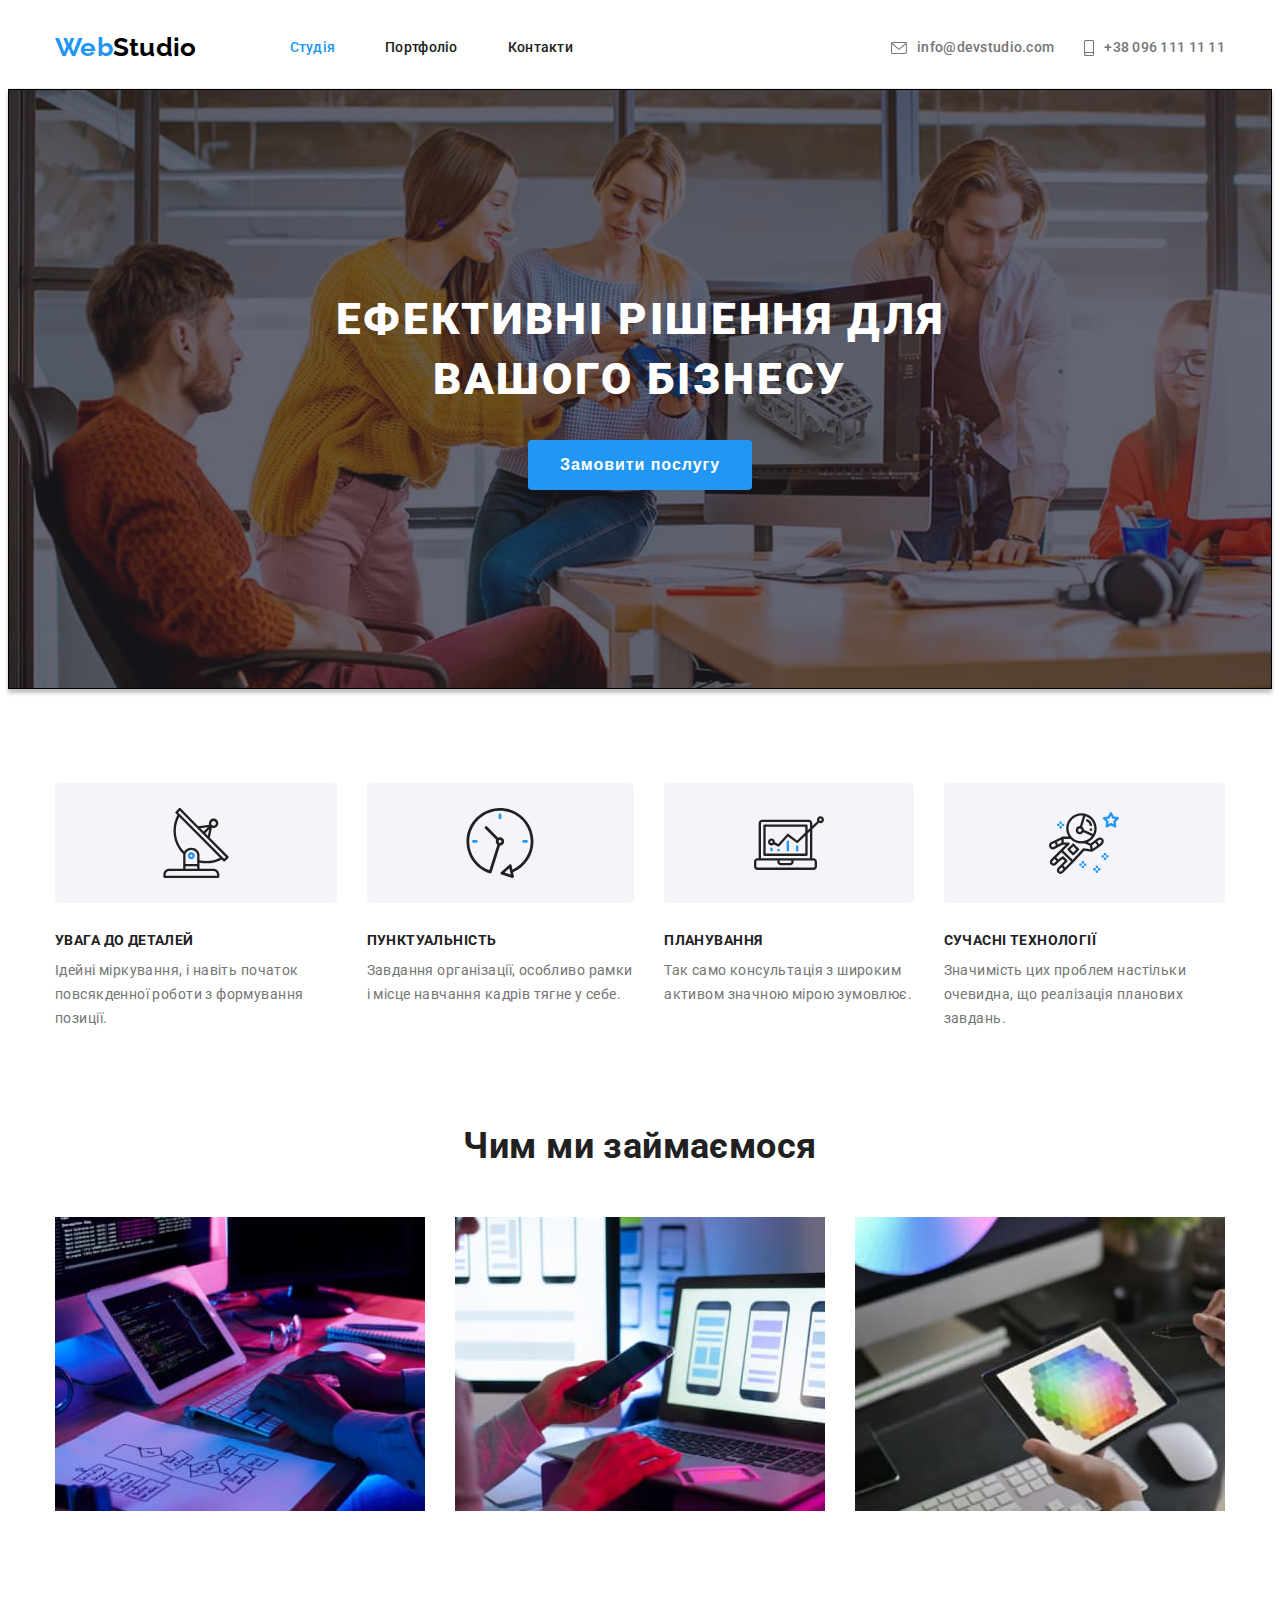
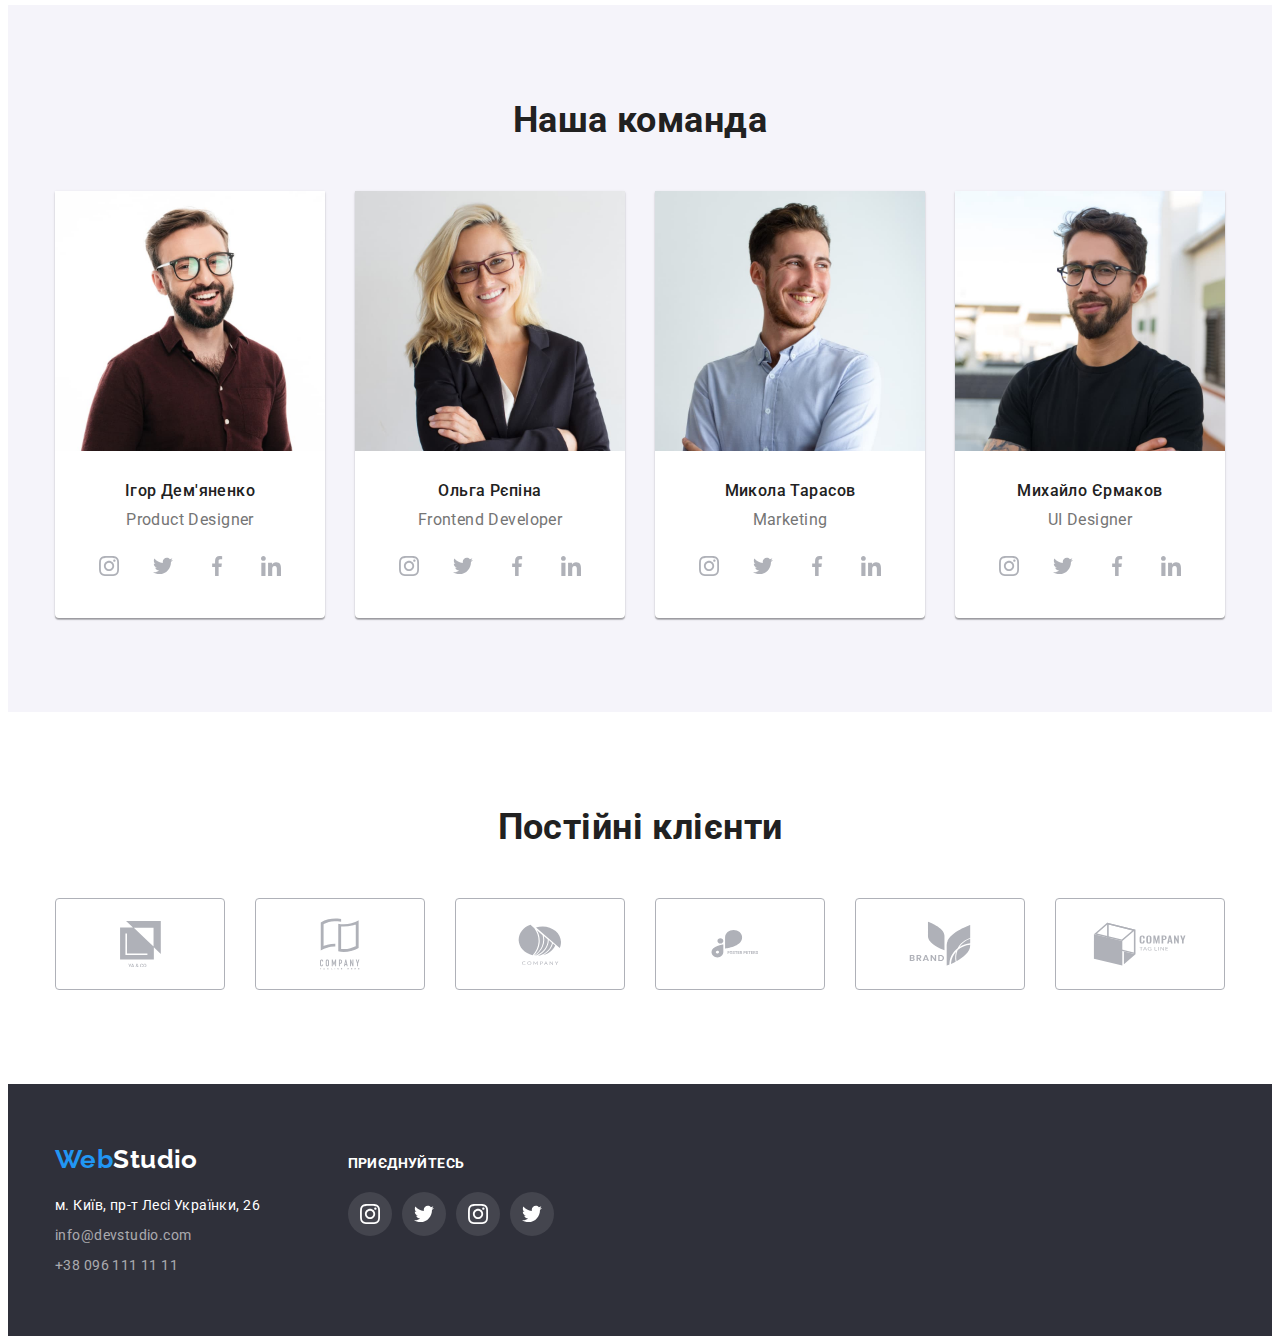
<file: index.html>
<!DOCTYPE html>
<html lang="uk">

<head>
    <meta charset="UTF-8">
    <meta http-equiv="X-UA-Compatible" content="IE=edge">
    <meta name="viewport" content="width=device-width, initial-scale=1.0">
    <title>WebStudio</title>

    <link rel="preconnect" href="https://fonts.googleapis.com">
    <link rel="preconnect" href="https://fonts.gstatic.com" crossorigin>
    <link
        href="https://fonts.googleapis.com/css2?family=Raleway:wght@700&family=Roboto:wght@400;500;700;900&display=swap"
        rel="stylesheet">

    <link rel="stylesheet" href="https://cdnjs.cloudflare.com/ajax/libs/modern-normalize/1.1.0/modern-normalize.min.css"
        integrity="sha512-wpPYUAdjBVSE4KJnH1VR1HeZfpl1ub8YT/NKx4PuQ5NmX2tKuGu6U/JRp5y+Y8XG2tV+wKQpNHVUX03MfMFn9Q=="
        crossorigin="anonymous" referrerpolicy="no-referrer" />


    <link rel="stylesheet" href="./css/styles.css">
</head>

<body>

    <header class="page-header">
        <div class="conteiner navigation">
            <nav class="navigation">
                <a class="logo link" href="./index.html" lang="en"><span class="logo-web-word">Web</span>Studio</a>
                <ul class="nav-list list">
                    <li><a class="nav-link link current" href="./index.html">Студія</a></li>
                    <li><a class="nav-link link" href="./portfolio.html">Портфоліо</a></li>
                    <li><a class="nav-link link" href="">Контакти</a></li>
                </ul>
            </nav>
            <ul class="contact-list list">
                <li><a class="contact-link link" href="mailto:info@devstudio.com"><svg class="contact-icon envelope">
                            <use href="./img/icons.svg#icon-envelope"></use>
                        </svg>info@devstudio.com</a></li>
                <li><a class="contact-link link" href="tel:+380961111111"><svg class="contact-icon smartphone">
                            <use href="./img/icons.svg#icon-smartphone"></use>
                        </svg>+38 096 111 11 11</a></li>
            </ul>
        </div>
    </header>

    <main>

        <section class="hero-section">
            <div class="conteiner">
                <h1 class="hero-title">Ефективні рішення для вашого бізнесу</h1>
                <button class="hero-button" type="button">Замовити послугу</button>
            </div>
        </section>


        <section class="advances-section section">
            <div class="conteiner">
                <h2 hidden>Переваги</h2>
                <ul class="advances-list list">
                    <li class="advance">
                        <div class="advance-background">
                            <svg class="advance-icon">
                                <use href="./img/icons.svg#icon-antenna"></use>
                            </svg>
                        </div>
                        <h3 class="advances-tytles">УВАГА ДО ДЕТАЛЕЙ</h3>
                        <p class="advances-texts">Ідейні міркування, і навіть початок повсякденної роботи з формування
                            позиції.</p>
                    </li>
                    <li class="advance">
                        <div class="advance-background">
                            <svg class="advance-icon">
                                <use href="./img/icons.svg#icon-clock"></use>
                            </svg>
                        </div>
                        <h3 class="advances-tytles">ПУНКТУАЛЬНІСТЬ</h3>
                        <p class="advances-texts">Завдання організації, особливо рамки і місце навчання кадрів тягне у
                            себе.
                        </p>
                    </li>
                    <li class="advance">
                        <div class="advance-background">
                            <svg class="advance-icon">
                                <use href="./img/icons.svg#icon-diagram"></use>
                            </svg>
                        </div>
                        <h3 class="advances-tytles">ПЛАНУВАННЯ</h3>
                        <p class="advances-texts">Так само консультація з широким активом значною мірою зумовлює.</p>
                    </li>
                    <li class="advance">
                        <div class="advance-background">
                            <svg class="advance-icon">
                                <use href="./img/icons.svg#icon-astronaut"></use>
                            </svg>
                        </div>
                        <h3 class="advances-tytles">СУЧАСНІ ТЕХНОЛОГІЇ</h3>
                        <p class="advances-texts">Значимість цих проблем настільки очевидна, що реалізація планових
                            завдань.
                        </p>
                    </li>
                </ul>
            </div>
        </section>

        <section class="specialization-section section">
            <div class="conteiner">
                <h2 class="
            specialization-tytle">Чим ми займаємося</h2>
                <ul class="specialization-list list">
                    <li class="specialization-photo"> <img class="iamages-special" src="./img/dtapps.jpg"
                            alt="Десктопні додатки" width="370">
                    </li>
                    <li class="specialization-photo"> <img class="iamages-special" src="./img/mobapps.jpg"
                            alt="Мобільні додатки" width="370">
                    </li>
                    <li class="specialization-photo"> <img class="iamages-special" src="./img/design.jpg"
                            alt="Дизайнерські рішення" width="370"></li>
                </ul>
            </div>
        </section>

        <section class="team-sectin section">
            <div class="conteiner">
                <h2 class="team-tytle">Наша команда</h2>
                <ul class="team-list list">
                    <li class="teammate-info"> <img class="teammate-photo" src="img/igor.jpg" alt="Ігор Дем'яненко"
                            width="270">
                        <div class="team-text">
                            <h3 class="teammate-name">Ігор Дем'яненко</h3>
                            <p class="job-tytle">Product Designer</p>
                            <ul class="sm-list list">
                                <li class="sm-item"> <a class="sm-link link" href=""> <svg width="20" height="20"
                                            class="sm-icon">
                                            <use href="./img/icons.svg#icon-instagram"></use>
                                        </svg> </a>
                                </li>
                                <li class="sm-item"> <a class="sm-link link" href=""> <svg width="20" height="20"
                                            class="sm-icon">
                                            <use href="./img/icons.svg#icon-twitter"></use>
                                        </svg> </a>
                                </li>
                                <li class="sm-item"> <a class="sm-link link" href=""> <svg width="20" height="20"
                                            class="sm-icon">
                                            <use href="./img/icons.svg#icon-facebook"></use>
                                        </svg> </a>
                                </li>
                                <li class="sm-item"> <a class="sm-link link" href=""> <svg width="20" height="20"
                                            class="sm-icon">
                                            <use href="./img/icons.svg#icon-linkedin"></use>
                                        </svg> </a>
                                </li>
                            </ul>
                        </div>

                    </li>
                    <li class="teammate-info"> <img class="teammate-photo" src="img/olga.jpg" alt="Ольга Рєпіна"
                            width="270">
                        <div class="team-text">
                            <h3 class="teammate-name">Ольга Рєпіна</h3>
                            <p class="job-tytle">Frontend Developer</p>
                            <ul class="sm-list list">
                                <li class="sm-item"> <a class="sm-link link" href=""> <svg width="20" height="20"
                                            class="sm-icon">
                                            <use href="./img/icons.svg#icon-instagram"></use>
                                        </svg> </a>
                                </li>
                                <li class="sm-item"> <a class="sm-link link" href=""> <svg width="20" height="20"
                                            class="sm-icon">
                                            <use href="./img/icons.svg#icon-twitter"></use>
                                        </svg> </a>
                                </li>
                                <li class="sm-item"> <a class="sm-link link" href=""> <svg width="20" height="20"
                                            class="sm-icon">
                                            <use href="./img/icons.svg#icon-facebook"></use>
                                        </svg> </a>
                                </li>
                                <li class="sm-item"> <a class="sm-link link" href=""> <svg width="20" height="20"
                                            class="sm-icon">
                                            <use href="./img/icons.svg#icon-linkedin"></use>
                                        </svg> </a>
                                </li>
                            </ul>
                        </div>

                    </li>
                    <li class="teammate-info"> <img class="teammate-photo" src="img/mikola.jpg" alt="Микола Тарасов"
                            width="270">
                        <div class="team-text">
                            <h3 class="teammate-name">Микола Тарасов</h3>
                            <p class="job-tytle">Marketing</p>
                            <ul class="sm-list list">
                                <li class="sm-item"> <a class="sm-link link" href=""> <svg width="20" height="20"
                                            class="sm-icon">
                                            <use href="./img/icons.svg#icon-instagram"></use>
                                        </svg> </a>
                                </li>
                                <li class="sm-item"> <a class="sm-link link" href=""> <svg width="20" height="20"
                                            class="sm-icon">
                                            <use href="./img/icons.svg#icon-twitter"></use>
                                        </svg> </a>
                                </li>
                                <li class="sm-item"> <a class="sm-link link" href=""> <svg width="20" height="20"
                                            class="sm-icon">
                                            <use href="./img/icons.svg#icon-facebook"></use>
                                        </svg> </a>
                                </li>
                                <li class="sm-item"> <a class="sm-link link" href=""> <svg width="20" height="20"
                                            class="sm-icon">
                                            <use href="./img/icons.svg#icon-linkedin"></use>
                                        </svg> </a>
                                </li>
                            </ul>
                        </div>

                    </li>
                    <li class="teammate-info"> <img class="teammate-photo" src="img/mihailo.jpg" alt="Михайло Єрмаков"
                            width="270">
                        <div class="team-text">
                            <h3 class="teammate-name">Михайло Єрмаков</h3>
                            <p class="job-tytle">UI Designer</p>
                            <ul class="sm-list list">
                                <li class="sm-item"> <a class="sm-link link" href=""> <svg width="20" height="20"
                                            class="sm-icon">
                                            <use href="./img/icons.svg#icon-instagram"></use>
                                        </svg> </a>
                                </li>
                                <li class="sm-item"> <a class="sm-link link" href=""> <svg width="20" height="20"
                                            class="sm-icon">
                                            <use href="./img/icons.svg#icon-twitter"></use>
                                        </svg> </a>
                                </li>
                                <li class="sm-item"> <a class="sm-link link" href=""> <svg width="20" height="20"
                                            class="sm-icon">
                                            <use href="./img/icons.svg#icon-facebook"></use>
                                        </svg> </a>
                                </li>
                                <li class="sm-item"> <a class="sm-link link" href=""> <svg width="20" height="20"
                                            class="sm-icon">
                                            <use href="./img/icons.svg#icon-linkedin"></use>
                                        </svg> </a>
                                </li>
                            </ul>
                        </div>

                    </li>
                </ul>
            </div>
        </section>

        <section class="section">
            <div class="container">
                <h2 class="co-tytle">Постійні клієнти</h2>
                <ul class="co-list list">
                    <li> <a class="co-link" href="">
                            <svg width="41" height="46.7" class="co-icon">
                                <use href="img/icons.svg#icon-coone"></use>
                            </svg>
                        </a>
                    </li>
                    <li> <a class="co-link" href="">
                            <svg width="40" height="52" class="co-icon">
                                <use href="img/icons.svg#icon-cotwo"></use>
                            </svg>
                        </a>
                    </li>
                    <li> <a class="co-link" href="">
                            <svg width="43.46" height="41.18" class="co-icon">
                                <use href="img/icons.svg#icon-cothree"></use>
                            </svg>
                        </a>
                    </li>
                    <li> <a class="co-link" href="">
                            <svg width="84.44" height="40.62" class="co-icon">
                                <use href="img/icons.svg#icon-cofore"></use>
                            </svg>
                        </a>
                    </li>
                    <li> <a class="co-link" href="">
                            <svg width="62.54" height="45.43" class="co-icon">
                                <use href="img/icons.svg#icon-cofive"></use>
                            </svg>
                        </a>
                    </li>
                    <li> <a class="co-link" href="">
                            <svg width="93.79" height="43.93" class="co-icon">
                                <use href="img/icons.svg#icon-cosix"></use>
                            </svg>
                        </a>
                    </li>
                </ul>
            </div>
        </section>

    </main>
    <footer class="footer">

        <div class="conteiner">
            <div class="wrap">
                <div class="address-part">
                    <a class="footer-logo link" href="./index.html" lang="en"><span
                            class="logo-web-word">Web</span>Studio</a>

                    <address class="footer-contacts">
                        <ul class="address-list list">
                            <li><a class="address-link link" href="https://goo.gl/maps/7MyQyR352KeKTRwC8">м. Київ, пр-т
                                    Лесі
                                    Українки,
                                    26</a></li>
                            <li><a class="footer-contact-link link"
                                    href="mailto:info@devstudio.com">info@devstudio.com</a>
                            </li>
                            <li><a class="footer-contact-link link" href="tel:+380961111111">+38 096 111 11 11</a></li>
                        </ul>
                    </address>
                </div>

                <div class="sm-part">
                    <p class="footer-tytle-sm">приєднуйтесь</p>
                    <ul class="footer-sm-list list">
                        <li class="footer-sm-item"> <a class="footer-sm-link link" href=""> <svg width="20" height="20"
                                    class="footer-sm-icon">
                                    <use href="./img/icons.svg#icon-instagram"></use>
                                </svg> </a>
                        </li>
                        <li class="footer-sm-item"> <a class="footer-sm-link link" href=""> <svg width="20" height="20"
                                    class="footer-sm-icon">
                                    <use href="./img/icons.svg#icon-twitter"></use>
                                </svg> </a>
                        </li>
                        <li class="footer-sm-item"> <a class="footer-sm-link link" href=""> <svg width="20" height="20"
                                    class="footer-sm-icon">
                                    <use href="./img/icons.svg#icon-instagram"></use>
                                </svg> </a>
                        </li>
                        <li class="footer-sm-item"> <a class="footer-sm-link link" href=""> <svg width="20" height="20"
                                    class="footer-sm-icon">
                                    <use href="./img/icons.svg#icon-twitter"></use>
                                </svg> </a>
                        </li>
                </div>
            </div>
        </div>
    </footer>

</body>

</html>
</file>
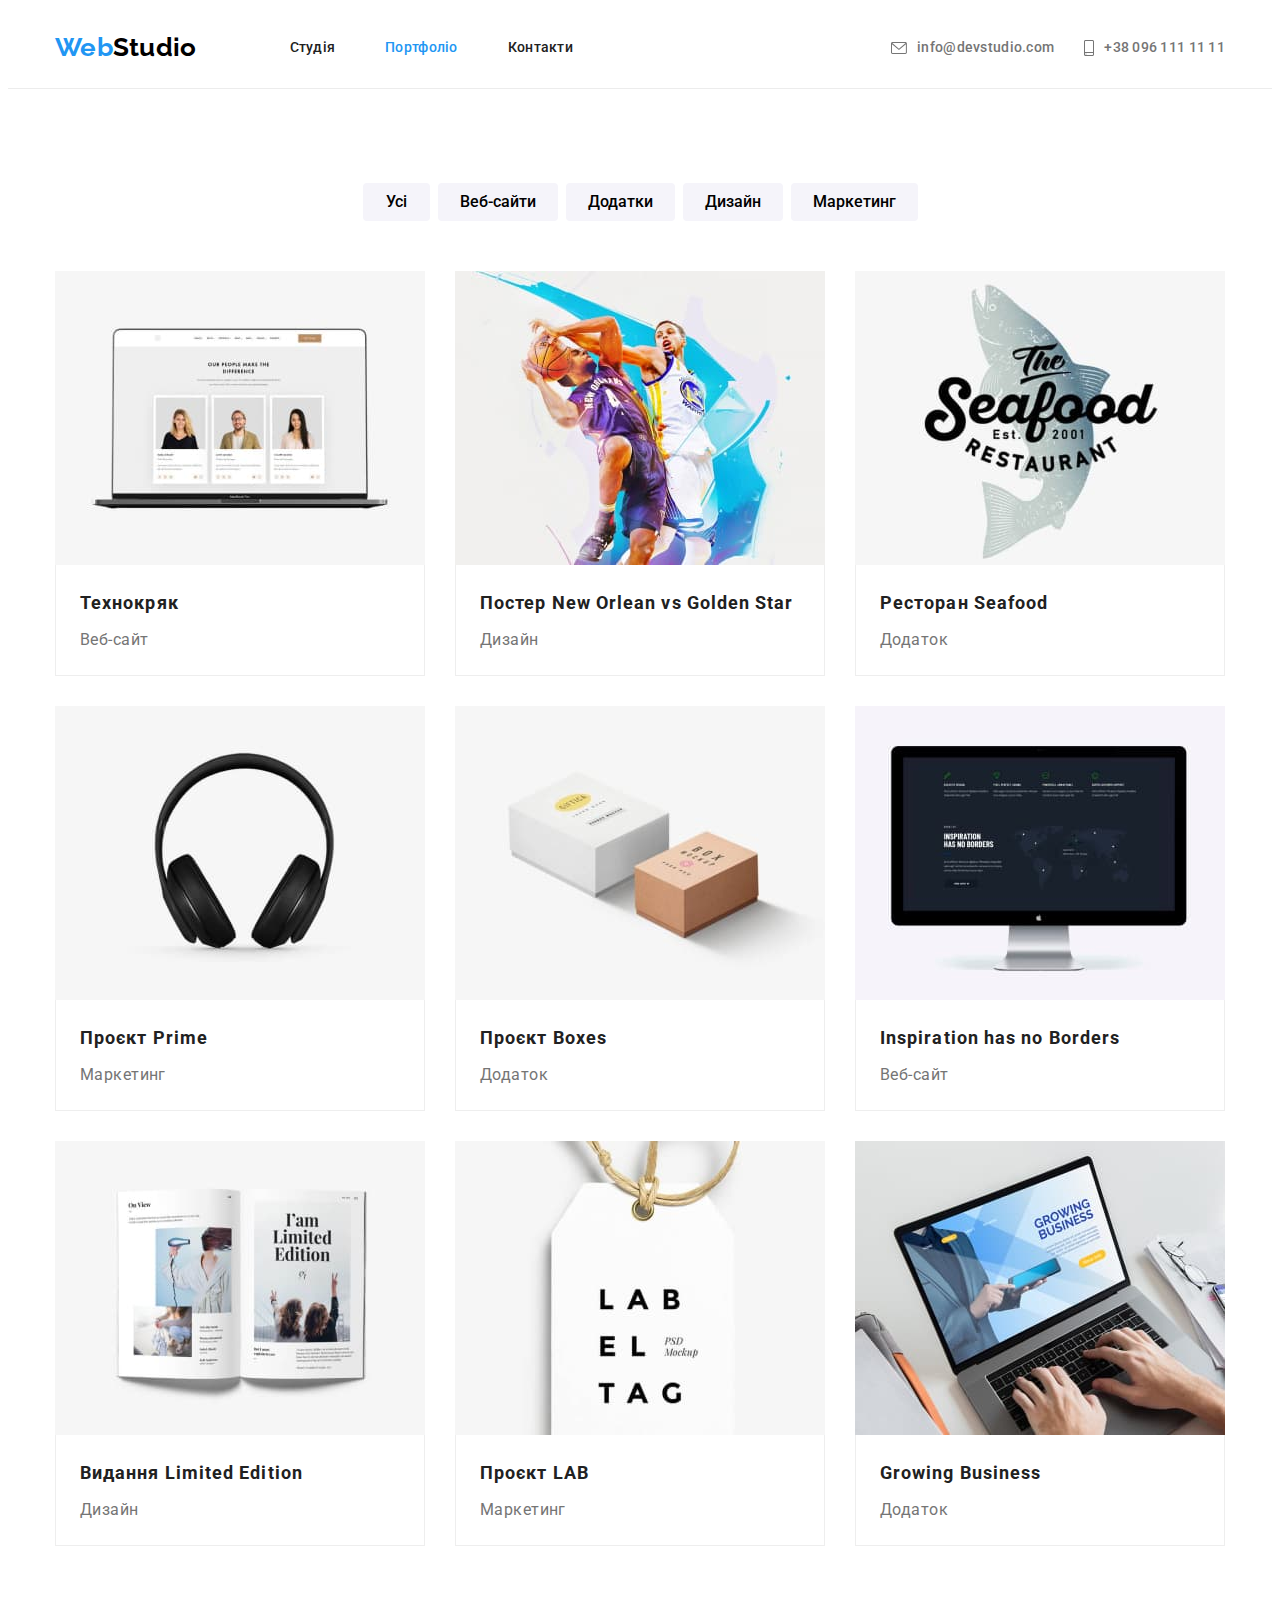
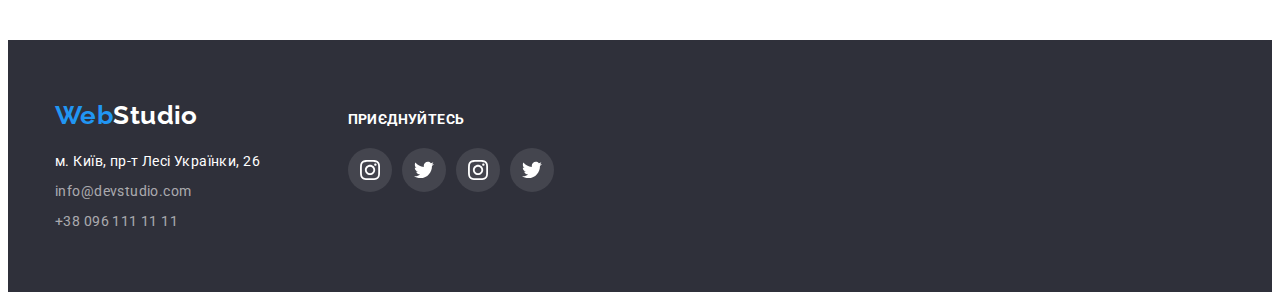
<file: portfolio.html>
<!DOCTYPE html>
<html lang="uk">

<head>
    <meta charset="UTF-8">
    <meta http-equiv="X-UA-Compatible" content="IE=edge">
    <meta name="viewport" content="width=device-width, initial-scale=1.0">
    <title>WebStudio</title>

    <link rel="preconnect" href="https://fonts.googleapis.com">
    <link rel="preconnect" href="https://fonts.gstatic.com" crossorigin>
    <link
        href="https://fonts.googleapis.com/css2?family=Raleway:wght@700&family=Roboto:wght@400;500;700;900&display=swap"
        rel="stylesheet">

    <link rel="stylesheet" href="https://cdnjs.cloudflare.com/ajax/libs/modern-normalize/1.1.0/modern-normalize.min.css"
        integrity="sha512-wpPYUAdjBVSE4KJnH1VR1HeZfpl1ub8YT/NKx4PuQ5NmX2tKuGu6U/JRp5y+Y8XG2tV+wKQpNHVUX03MfMFn9Q=="
        crossorigin="anonymous" referrerpolicy="no-referrer" />


    <link rel="stylesheet" href="./css/styles.css">
</head>

<body>

    <header class="page-header">
        <div class="conteiner navigation">
            <nav class="navigation">
                <a class="logo link" href="./index.html" lang="en"><span class="logo-web-word">Web</span>Studio</a>
                <ul class="nav-list list">
                    <li><a class="nav-link link" href="./index.html">Студія</a></li>
                    <li><a class="nav-link link current" href="./portfolio.html">Портфоліо</a></li>
                    <li><a class="nav-link link" href="">Контакти</a></li>
                </ul>
            </nav>
            <ul class="contact-list list">
                <li><a class="contact-link link" href="mailto:info@devstudio.com"><svg class="contact-icon envelope">
                            <use href="./img/icons.svg#icon-envelope"></use>
                        </svg>info@devstudio.com</a></li>
                <li><a class="contact-link link" href="tel:+380961111111"><svg class="contact-icon smartphone">
                            <use href="./img/icons.svg#icon-smartphone"></use>
                        </svg>+38 096 111 11 11</a></li>
            </ul>
        </div>
    </header>
    <main>
        <section class="section">
            <div class="conteiner">
                <h1 hidden>Список послуг</h1>
                <ul class="portfolio-list list">
                    <li> <button class="portfolio-button" type="button">Усі</button></li>
                    <li> <button class="portfolio-button" type="button">Веб-сайти</button></li>
                    <li> <button class="portfolio-button" type="button">Додатки</button></li>
                    <li> <button class="portfolio-button" type="button">Дизайн</button></li>
                    <li> <button class="portfolio-button" type="button">Маркетинг</button></li>
                </ul>

                <ul class="service-list list">
                    <li> <a class="service-link link" href=""><img src="img/techcrack.jpg" alt="Веб-сайт на екрані"
                                width="370">
                            <div class="product-text">
                                <h2 class="product-name">Технокряк</h2>
                                <p class="product-type">Веб-сайт</p>
                            </div>
                        </a></li>
                    <li> <a class="service-link link" href=""><img src="img/basketball.jpg" alt="Баскетбольні гравці"
                                width="370">
                            <div class="product-text">
                                <h2 class="product-name">Постер <span lang="en">New Orlean vs Golden Star</span></h2>
                                <p class="product-type">Дизайн</p>
                            </div>
                        </a></li>
                    <li> <a class="service-link link" href=""><img src="img/restaurant.jpg" alt="Ресторан Сифуд"
                                width="370">
                            <div class="product-text">
                                <h2 class="product-name">Ресторан Seafood</h2>
                                <p class="product-type">Додаток</p>
                            </div>
                        </a></li>
                    <li> <a class="service-link link" href=""><img src="img/hadphones.jpg" alt="Навушники" width="370">
                            <div class="product-text">
                                <h2 class="product-name">Проєкт <span lang="en">Prime</span></h2>
                                <p class="product-type">Маркетинг</p>
                            </div>
                        </a></li>
                    <li> <a class="service-link link" href=""><img src="img/boxes.jpg" alt="Коробочки" width="370">
                            <div class="product-text">
                                <h2 class="product-name">Проєкт <span lang="en">Boxes</span></h2>
                                <p class="product-type">Додаток</p>
                            </div>
                        </a></li>
                    <li> <a class="service-link link" href=""><img src="img/mac.jpg" alt="Мак" width="370">
                            <div class="product-text">
                                <h2 class="product-name" lang="en">Inspiration has no Borders</h2>
                                <p class="product-type">Веб-сайт</p>
                            </div>
                        </a></li>
                    <li> <a class="service-link link" href=""><img src="img/book.jpg" alt="Книжка" width="370">
                            <div class="product-text">
                                <h2 class="product-name">Видання <span lang="en">Limited Edition</span></h2>
                                <p class="product-type">Дизайн</p>
                            </div>
                        </a></li>
                    <li> <a class="service-link link" href=""><img src="img/labelt.jpg" alt="Лейбл тег" width="370">
                            <div class="product-text">
                                <h2 class="product-name">Проєкт <span lang="en">LAB</span></h2>
                                <p class="product-type">Маркетинг</p>
                            </div>
                        </a></li>
                    <li> <a class="service-link link" href=""><img src="img/macbook.jpg" alt="Ноутбук" width="370">
                            <div class="product-text">
                                <h2 class="product-name" lang="en">Growing Business</h2>
                                <p class="product-type">Додаток</p>
                            </div>
                        </a></li>
                </ul>
        </section>
        </div>

    </main>


<footer class="footer">

    <div class="conteiner">
        <div class="wrap">
            <div class="address-part">
                <a class="footer-logo link" href="./index.html" lang="en"><span
                        class="logo-web-word">Web</span>Studio</a>

                <address class="footer-contacts">
                    <ul class="address-list list">
                        <li><a class="address-link link" href="https://goo.gl/maps/7MyQyR352KeKTRwC8">м. Київ, пр-т
                                Лесі
                                Українки,
                                26</a></li>
                        <li><a class="footer-contact-link link" href="mailto:info@devstudio.com">info@devstudio.com</a>
                        </li>
                        <li><a class="footer-contact-link link" href="tel:+380961111111">+38 096 111 11 11</a></li>
                    </ul>
                </address>
            </div>

            <div class="sm-part">
                <p class="footer-tytle-sm">приєднуйтесь</p>
                <ul class="footer-sm-list list">
                    <li class="footer-sm-item"> <a class="footer-sm-link link" href=""> <svg width="20" height="20"
                                class="footer-sm-icon">
                                <use href="./img/icons.svg#icon-instagram"></use>
                            </svg> </a>
                    </li>
                    <li class="footer-sm-item"> <a class="footer-sm-link link" href=""> <svg width="20" height="20"
                                class="footer-sm-icon">
                                <use href="./img/icons.svg#icon-twitter"></use>
                            </svg> </a>
                    </li>
                    <li class="footer-sm-item"> <a class="footer-sm-link link" href=""> <svg width="20" height="20"
                                class="footer-sm-icon">
                                <use href="./img/icons.svg#icon-instagram"></use>
                            </svg> </a>
                    </li>
                    <li class="footer-sm-item"> <a class="footer-sm-link link" href=""> <svg width="20" height="20"
                                class="footer-sm-icon">
                                <use href="./img/icons.svg#icon-twitter"></use>
                            </svg> </a>
                    </li>
            </div>
        </div>
    </div>
</footer>


</body>

</html>
</file>
<file: css/styles.css>
:root {
  --main-color: #212121;
  --second-color: #FFFFFF;
  --third-color: #757575;
  --black-logo-color: #000000;
  --special-color: #2196F3;
  --dark-background-color: #2F303A;
  --footer-contact-color: rgba(255, 255, 255, 0.6);
  --page-backbround-color: #F5F5F5;
  --gray-background-color: #F5F4FA;
  --activ-hero-button: #188CE8;
}

p,
h1,
h2,
h3,
h4,
h5,
h6 {
  margin: 0px;
}

img {
  display: block;
  max-width: 100%;
  height: auto;
}

ul {
  margin: 0px;
  padding-left: 0px;
}

html {
  box-sizing: border-box;
}

*,
*::before,
*::after {
  box-sizing: inherit;
}

body {
  color: var(--main-color);
  font-family: 'Roboto', sans-serif;
  font-size: 14px;
  letter-spacing: 0.03em;
  background-color: var(--second-color);
}

.link {
  text-decoration: none;
}

.list {
  list-style: none;
}

.conteiner {
  width: 1200px;
  padding-left: 15px;
  padding-right: 15px;
  margin: 0 auto;
}

.section {
  padding-top: 94px;
  padding-bottom: 94px;
}


.navigation {
  display: flex;
  align-items: center;

}

.logo {
  color: var(--black-logo-color);
  font-family: 'Raleway', sans-serif;
  font-weight: 700;
  font-size: 26px;
  line-height: 1.19;
  padding-top: 24px;
  padding-bottom: 25px;
}

.logo-web-word {
  color: var(--special-color);
}

.page-header {
  font-weight: 500;
  letter-spacing: 0.02em;
  line-height: 1.14;
  border-bottom: 1px solid #ECECEC;
}

.nav-list {
  display: flex;
  margin-left: 93px;
}

.nav-link {
  color: var(--main-color);
}

.nav-list li:not(:last-child) {
  margin-right: 50px;
}

.contact-list {
  display: flex;
  margin-left: auto;

}

.contact-icon {
  margin-right: 10px;


}

.envelope {
  width: 16px;
  height: 12px;
}

.smartphone {
  width: 10px;
  height: 16px;
}

.contact-link {
  display: flex;
  color: var(--third-color);
  align-items: center;
  fill: #757575;
}

.contact-list li:not(:last-child) {
  margin-right: 30px;
}

.hero-section {
  background-color: var(--dark-background-color);
  text-align: center;
  padding-top: 200px;
  padding-bottom: 200px;
  background-image: linear-gradient(to right, rgba(47, 48, 58, 0.4), rgba(47, 48, 58, 0.4)), url(../img/backgroundhero.jpg);
  background-repeat: no-repeat;
  background-size: cover;
  height: 600px;
  margin-left: auto;
  margin-right: auto;
  border: 1px solid #000000;
  box-shadow: 0px 4px 4px rgba(0, 0, 0, 0.25);
  max-width: 1600px;
}

.hero-title {
  color: var(--second-color);
  font-weight: 900;
  font-size: 44px;
  line-height: 1.36;
  text-transform: uppercase;
  letter-spacing: 0.06em;
  margin-bottom: 30px;
  width: 696px;
  margin-left: auto;
  margin-right: auto;
}

.hero-button {
  color: var(--second-color);
  font-weight: 700;
  font-size: 16px;
  line-height: 1.88;
  background-color: var(--special-color);
  letter-spacing: 0.06em;
  border: none;
  cursor: pointer;
  border-radius: 4px;
  padding: 10px 32px;
  min-width: 200px;
}

.hero-button:active,
.hero-button:hover,
.hero-button:focus {
  background-color: var(--activ-hero-button);
}

.advances-section {
  padding-bottom: 0px;
}

.advances-list {
  display: flex;
}

.advance-background {
  background-color: var(--gray-background-color);
  border-radius: 4px;
  height: 120px;
  display: flex;
  justify-content: center;
  align-items: center;
}

.advance-icon {
  width: 70px;
  height: 70px;

}

.advance:not(:last-child) {
  margin-right: 30px;
}

.advances-tytles {
  font-size: 14px;
  font-weight: 700;
  line-height: 1.14;
  padding-bottom: 10px;
  padding-top: 30px;
}

.advances-texts {
  line-height: 1.71;
  color: var(--third-color);
}

.specialization-list {
  display: flex;
}

.specialization-photo:not(:last-child) {
  margin-right: 30px;
}

.specialization-tytle,
.team-tytle,
.co-tytle {
  font-weight: 700;
  font-size: 36px;
  line-height: 1.17;
  margin-bottom: 50px;
  text-align: center;
}


.team-sectin {
  background-color: var(--gray-background-color);
}

.team-list {
  display: flex;
}

.teammate-info {
  background-color: var(--second-color);
  text-align: center;
  box-shadow: 0px 1px 3px rgba(0, 0, 0, 0.12), 0px 1px 1px rgba(0, 0, 0, 0.14), 0px 2px 1px rgba(0, 0, 0, 0.2);
  border-radius: 0px 0px 4px 4px;
}

.teammate-info:not(:last-child) {
  margin-right: 30px;
}

.teammate-name {
  font-weight: 500;
  font-size: 16px;
  line-height: 1.19;
  margin-bottom: 10px;
}

.job-tytle {
  color: var(--third-color);
  font-size: 16px;
  line-height: 1.19;
}

.team-text {
  padding-top: 30px;
  padding-bottom: 30px;
}

.nav-link:hover,
.nav-link:focus,
.nav-link:active,
.contact-link:hover,
.contact-link:focus,
.contact-link:active,
.address-link:hover,
.address-link:focus,
.address-link:active,
.footer-contact-link:hover,
.footer-contact-link:focus,
.footer-contact-link:active {
  color: var(--special-color);
  fill: var(--special-color);
}

.nav-link.current {
  color: var(--special-color);
}



.sm-list {
  display: flex;
  justify-content: center;
  align-items: center;
  margin-top: 15px;
}

.sm-item {
  width: 44px;
  height: 44px;


}

.sm-item:not(:last-child) {
  margin-right: 10px;
}

.sm-link {
  width: 100%;
  height: 100%;
  display: flex;
  justify-content: center;
  align-items: center;
  fill: #AFB1B8;
}

.sm-link:hover,
.sm-link:focus,
.sm-link:active {
  border-radius: 50%;
  background-color: var(--special-color);
  fill: #FFFFFF;
}

.co-list {
  display: flex;
  justify-content: center;
  align-items: center;
}

.co-list li:not(:last-child) {
  margin-right: 30px;
}

.co-list li {
  width: 170px;
  height: 92px;

}

.co-link {
  width: 100%;
  height: 100%;
  display: flex;
  border: 1px solid #AFB1B8;
  fill: #AFB1B8;
  border-radius: 4px;
  justify-content: center;
  align-items: center;
}

.co-link:hover,
.co-link:focus,
.co-link:active {
  fill: var(--special-color);
  border: 1px solid #2196F3;
}

.footer {
  background-color: var(--dark-background-color);
  line-height: 1.5;
  padding-top: 60px;
  padding-bottom: 60px;


}

.footer-logo {
  color: var(--second-color);
  font-family: 'Raleway', sans-serif;
  font-weight: 700;
  font-size: 26px;
  line-height: 1.19;
}


.address-part {
  width: 25%;
}

.wrap {
  display: flex;
  align-items: baseline;
}

.footer-tytle-sm {
  font-weight: 700;
  text-transform: uppercase;
  color: var(--second-color);
  line-height: 1.14;
  margin-bottom: 20px;
}

.footer-sm-list {
  display: flex;
  align-items: center;
}

.footer-sm-item {
  width: 44px;
  height: 44px;


}

.footer-sm-item:not(:last-child) {
  margin-right: 10px;
}

.footer-sm-link {
  width: 100%;
  height: 100%;
  display: flex;
  justify-content: center;
  align-items: center;
  fill: #FFFFFF;
  background-color: rgba(255, 255, 255, 0.1);
  border-radius: 50%;
}

.footer-sm-link:hover,
.footer-sm-link:focus,
.footer-sm-link:active {
  border-radius: 50%;
  background-color: var(--special-color);

}






.address-list {
  margin-top: 20px;
}

.address-list li:not(:last-child) {
  margin-bottom: 9px;
}

.address-link {
  color: var(--second-color);
  font-style: normal;
}

.footer-contact-link {
  color: var(--footer-contact-color);
  font-style: normal;
}

.portfolio-list {
  display: flex;
  justify-content: center;
  margin-bottom: 50px;
}

.portfolio-list li:not(:last-child) {
  margin-right: 8px;
}

.portfolio-button {
  font-family: inherit;
  font-weight: 500;
  font-size: 16px;
  line-height: 1.63;
  background-color: var(--gray-background-color);
  border: none;
  cursor: pointer;
  padding: 6px 22px;
  min-width: 67px;
  border-radius: 4px;
}

.portfolio-button:hover,
.portfolio-button:focus,
.portfolio-button:active {
  color: var(--second-color);
  background-color: var(--special-color);
  box-shadow: 0px 3px 1px rgba(0, 0, 0, 0.1), 0px 1px 2px rgba(0, 0, 0, 0.08), 0px 2px 2px rgba(0, 0, 0, 0.12);
}

.service-list {
  display: flex;
  flex-wrap: wrap;
  margin-right: -30px;
  margin-bottom: -30px;
}

.service-list li {
  margin-right: 30px;
  margin-bottom: 30px;
}

.service-list li:nth-child(3n) {
  margin-right: 0px;
}

.service-link {
  display: block;
}

.service-link:hover,
.service-link:focus,
.service-link:active {
  box-shadow: 0px 1px 1px rgba(0, 0, 0, 0.12), 0px 4px 4px rgba(0, 0, 0, 0.06), 1px 4px 6px rgba(0, 0, 0, 0.16);
}

.product-text {
  padding-left: 24px;
  padding-right: 24px;
  padding-top: 20px;
  padding-bottom: 20px;
  border-left: 1px solid #EEEEEE;
  border-right: 1px solid #EEEEEE;
  border-bottom: 1px solid #EEEEEE;
}

.product-name {
  font-weight: 700;
  font-size: 18px;
  line-height: 2;
  color: var(--main-color);
  letter-spacing: 0.06em;
  margin-bottom: 4px;
}

.product-type {
  font-size: 16px;
  line-height: 1.88;
  color: var(--third-color);
}
</file>
